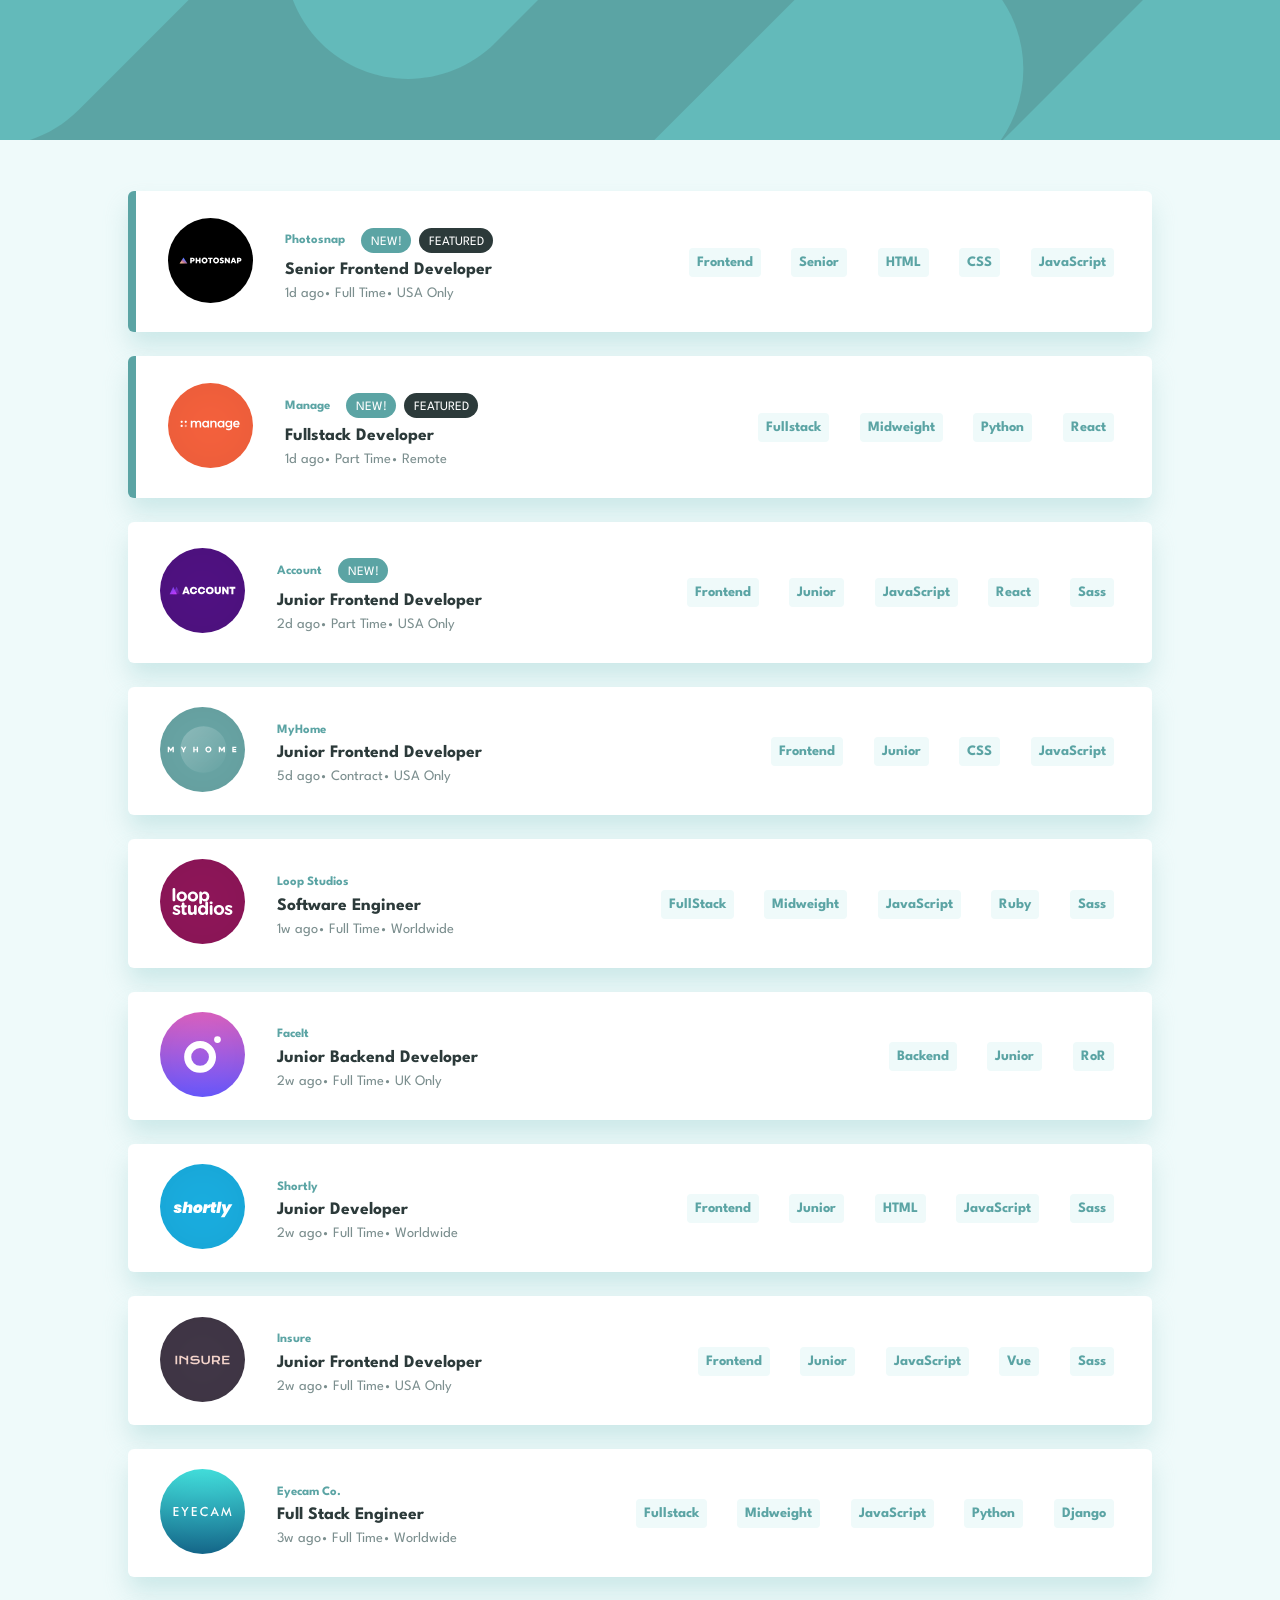
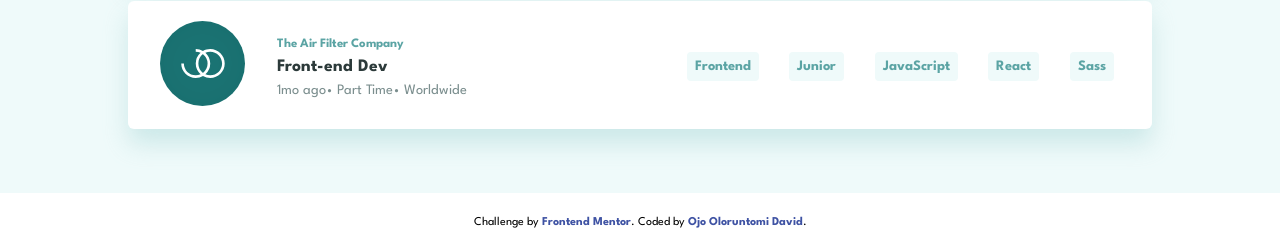
<file: index.html>
<!DOCTYPE html>
<html lang="en">

<head>
  <meta charset="UTF-8">
  <meta name="viewport" content="width=device-width, initial-scale=1.0">
  <!-- displays site properly based on user's device -->

  <link rel="icon" type="image/png" sizes="32x32" href="./images/favicon-32x32.png">
  <link href="https://fonts.googleapis.com/css2?family=Spartan:wght@500;700&display=swap" rel="stylesheet">
  <link rel="stylesheet" href="./css/index.css">

  <title>Frontend Mentor | Job Listings</title>
</head>

<body>

  <div class="container">
    <div class="blue-bg"></div>
    <div class="filter-box">
      <div class="filtered-skills"></div>
      <span class="clear">Clear</span>
    </div>

    <div class="job-listings">
      
    </div>
  </div>

  <div class="attribution">
    Challenge by <a href="https://www.frontendmentor.io?ref=challenge" target="_blank" rel="noopener">Frontend Mentor</a>.
    Coded by <a href="https://www.frontendmentor.io/profile/tomi-david" target="_blank"  rel="noopener">Ojo Oloruntomi David</a>.
  </div>

  <script src="./js/asyn.js"></script>
  <script src="./js/ui.js"></script>
  <script src="./js/app.js"></script>
</body>
</html>
</file>
<file: css/index.css>
/* 
    Some classes were created in javascript 
*/

* {
    margin: 0;
    padding: 0;
    box-sizing: border-box;
}

:root {
    --clr-primary: hsl(180, 29%, 50%);
    --clr-secondary: hsl(180, 14%, 20%);
    --clr-accent: hsl(180, 8%, 52%);
    --clr-bg: hsl(180, 52%, 96%);
    --clr-filter-tablets: hsl(180, 31%, 95%);
    --clr-job-bg: #ffffff;
}

body {
    font-family: 'Spartan', sans-serif;
    font-size: 15px;
}

.container {
    background-color: var(--clr-bg);
}

.blue-bg {
    background: var(--clr-primary) url(../images/bg-header-mobile.svg) 0% 0% / 100% no-repeat;
    width: 100%;
    height: 140px;
}

.filter-box {
    flex-flow: row nowrap;
    align-items: center;
    padding: .7rem .5rem;
    background-color: var(--clr-job-bg);
    width: 85%;
    margin: -25px auto 0;
    border-radius: 8px;
    box-shadow: 0px 15px 25px -1px hsla(180, 25%, 65%, 0.438);
    display: none;
}

.filter-box.show {
    display: flex;
}

.filtered-skills {
    flex: 1 0 80%;
    display: flex;
    flex-flow: row wrap;
}

.filter {
    display: flex;
    justify-content: space-between;
    color: var(--clr-primary);
    border-radius: 4px;
    font-weight: 700;
    margin: .6rem 1rem;
    margin-right: .2rem;
}

.filter-name {
    padding: .5rem;
    background-color: var(--clr-bg);
    border-radius: 4px 0 0 4px;
}

.delete-btn {
    background: var(--clr-primary) url(../images/icon-remove.svg) center / 45% no-repeat;
    color: #ffffff;
    padding: .5rem 1rem;
    border-radius: 0 4px 4px 0;
}

.delete-btn:hover {
    background-color: var(--clr-secondary);
    cursor: pointer;
    color: var(--clr-job-bg);
}

.clear {
    color: var(--clr-secondary);
    font-weight: 700;
    flex: 1 0 20%;
    text-align: center;
}

.clear:hover {
    text-decoration: underline;
    color: var(--clr-primary);
    cursor: pointer;
}

.job-listings {
    padding: 12% 7% 7.5%;
}

.job {
    background-color: var(--clr-job-bg);
    box-shadow: 0px 15px 25px -1px hsla(180, 37%, 72%, 0.438);
    border-radius: 6px;
    padding: 1rem 1.5rem 0;
    position: relative;
}

.job:not(:last-of-type) {
    margin-bottom: 3rem;
}

.job:first-child,
.job:nth-child(2) {
    border-left: .5rem solid var(--clr-primary);
}

.job.hide {
    display: none;
}

.logo {
    position: absolute;
    top: -24px;
    left: 20px;
    width: 3rem;
}

.logo img {
    width: 100%;
}

.job-details {
    width: 100%;
    padding: 1.3rem 0 0;
}

.priority {
    display: flex;
    flex-flow: row wrap;
    align-items: center;
    font-size: .8rem;
    font-weight: 400;
}

.company {
    color: var(--clr-primary);
    font-weight: 700;
    margin-right: .5rem;
}

.priority span {
    color: var(--clr-job-bg);
    border-radius: 25px;
    padding: .5rem .6rem .3rem;
    text-transform: uppercase;
    margin-left: .5rem;
}

.priority span:first-of-type {
    background-color: var(--clr-primary);
}

.priority span:nth-of-type(2) {
    background-color: var(--clr-secondary);
}

.job-title {
    padding-top: .6rem;
    color: var(--clr-secondary);
}

.job-title:hover,
.job-title:focus {
    color: var(--clr-primary);
    cursor: pointer;
}

.job-title:focus {
    outline: 1px solid var(--clr-secondary);
}

.type-location {
    width: 100%;
    color: var(--clr-accent);
    padding-bottom: 1rem;
    font-size: .9rem;
}

.type-location span {
    font-size: 1.5rem;
    vertical-align: text-bottom;
}

.skills {
    width: 100%;
}

.skills ul {
    width: 100%;
    display: flex;
    flex-flow: row wrap;
    border-top: 1px solid var(--clr-accent);
    padding: 1rem 0 0.5rem;
    color: var(--clr-primary);
    font-size: .9rem;
}

.skills li {
    list-style-type: none;
    padding: .5rem;
    background-color: var(--clr-bg);
    margin-right: 1em;
    margin-bottom: 1rem;
    font-weight: 700;
    border-radius: 4px;
}

.skills li:hover {
    background-color: var(--clr-primary);
    color: var(--clr-job-bg);
    cursor: pointer;
}

.attribution {
    font-size: 12px;
    text-align: center;
    padding: 1.5rem;
}

.attribution a {
    color: hsl(228, 45%, 44%);
    font-weight: 700;
    text-decoration: none;
}

.attribution a:hover {
    text-decoration: underline;
}

@media screen and (min-width: 1026px) {
    .blue-bg {
        background: var(--clr-primary) url(../images/bg-header-desktop.svg) 0% 0% / 100% no-repeat;
        height: 140px;
    }

    .filter-box {
        width: 80%;
        padding: 2% 4%;
        margin-top: -45px;
    }

    .clear {
        text-align: right;
    }

    .job-listings {
        padding: 4% 10% 5%;
    }

    .jobs {
        padding: 5% 10%;
    }

    .job {
        display: grid;
        grid-template-columns: 85px 1fr 2fr;
        align-items: center;
        gap: 2rem;
        padding-bottom: 1rem;
        padding-left: 2rem;
    }

    .job:not(:last-of-type) {
        margin-bottom: 1.5rem;
    }

    .logo {
        position: initial;
        width: 100%;
        margin: 0 auto;
    }

    .type-location {
        padding-top: 0;
        /* padding-bottom: 0; */
    }

    .skills {
        width: auto;
        justify-self: end;
    }

    .skills ul {
        border: 0;
        flex-wrap: nowrap;
    }
}
</file>
